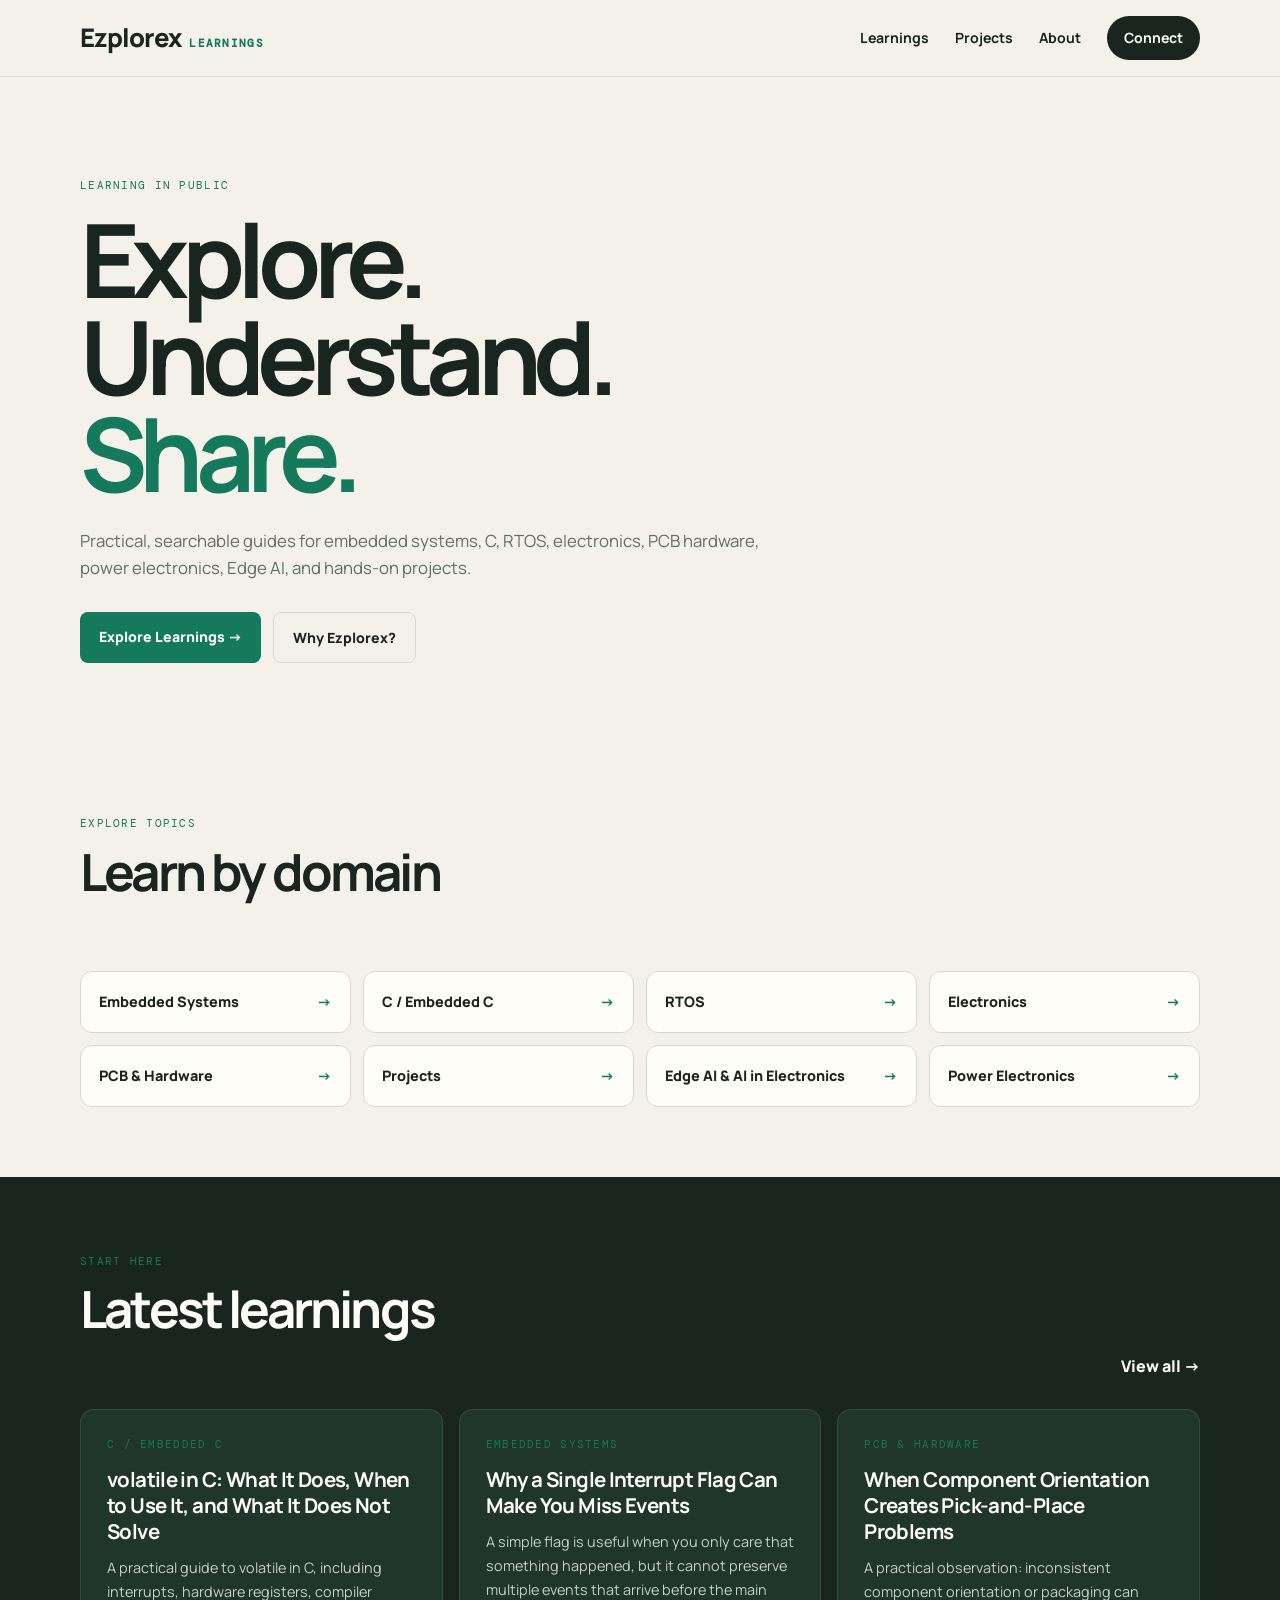
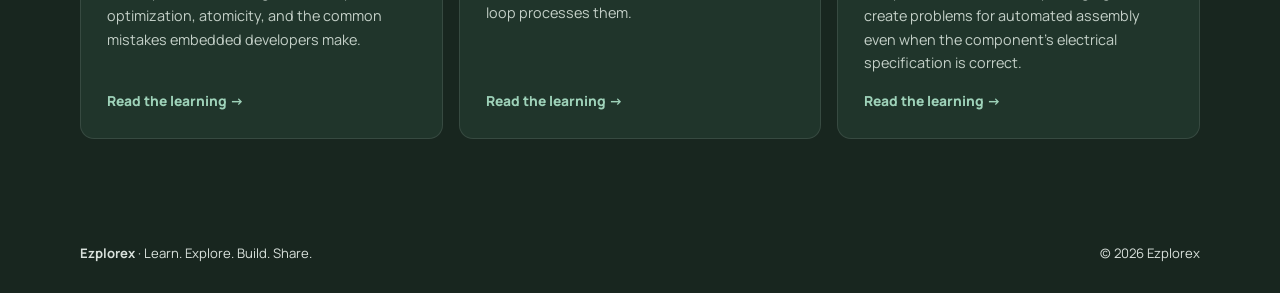
<file: index.html>
<!doctype html><html><head><meta charset="utf-8"><meta name="viewport" content="width=device-width,initial-scale=1"><title>Ezplorex | Practical Technology Learning</title><meta name="description" content="Practical guides and learning resources for embedded systems, C, RTOS, electronics, PCB hardware, power electronics, and Edge AI."><link rel="stylesheet" href="style.css"></head><body><header class="site-header"><div class="container nav"><a class="brand" href="index.html"><span>Ezplorex</span><small>LEARNINGS</small></a><button class="menu-button" aria-label="Open navigation">☰</button><nav><a href="learnings.html">Learnings</a><a href="projects.html">Projects</a><a href="about.html">About</a><a class="nav-cta" href="about.html#connect">Connect</a></nav></div></header><main><section class="hero container"><p class="eyebrow">LEARNING IN PUBLIC</p><h1>Explore.<br>Understand.<br><span style="color:var(--accent)">Share.</span></h1><p class="hero-copy">Practical, searchable guides for embedded systems, C, RTOS, electronics, PCB hardware, power electronics, Edge AI, and hands-on projects.</p><div class="hero-actions"><a class="button primary" href="learnings.html">Explore Learnings →</a><a class="button secondary" href="about.html">Why Ezplorex?</a></div></section><section class="topics"><div class="container"><div class="section-heading"><div><p class="eyebrow">EXPLORE TOPICS</p><h2>Learn by domain</h2></div></div><div id="home-categories" class="category-grid"></div></div></section><section class="featured"><div class="container"><div class="section-heading"><div><p class="eyebrow">START HERE</p><h2>Latest learnings</h2></div><a class="text-link" href="learnings.html">View all →</a></div><div id="latest-posts" class="article-grid"></div></div></section></main><footer><div class="container footer-inner"><div><strong>Ezplorex</strong> · Learn. Explore. Build. Share.</div><div>© <span id="year"></span> Ezplorex</div></div></footer><script src="posts.js"></script><script src="app.js"></script></body></html>
</file>
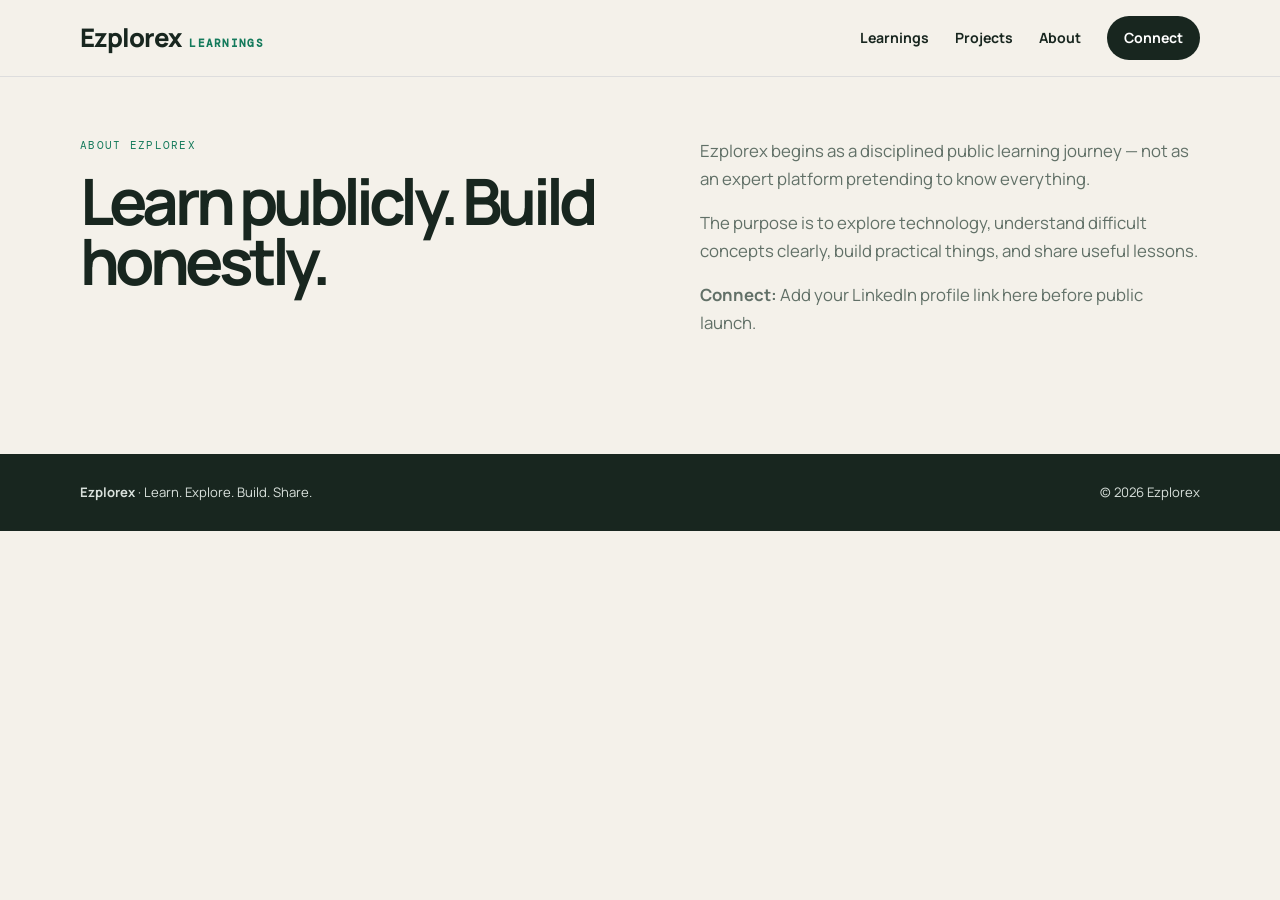
<file: about.html>
<!doctype html><html><head><meta charset="utf-8"><meta name="viewport" content="width=device-width,initial-scale=1"><title>About | Ezplorex</title><link rel="stylesheet" href="style.css"></head><body><header class="site-header"><div class="container nav"><a class="brand" href="index.html"><span>Ezplorex</span><small>LEARNINGS</small></a><button class="menu-button" aria-label="Open navigation">☰</button><nav><a href="learnings.html">Learnings</a><a href="projects.html">Projects</a><a href="about.html">About</a><a class="nav-cta" href="about.html#connect">Connect</a></nav></div></header><main><section class="about container"><div><p class="eyebrow">ABOUT EZPLOREX</p><h1 style="font-size:clamp(2.8rem,5vw,5rem)">Learn publicly. Build honestly.</h1></div><div class="about-copy"><p>Ezplorex begins as a disciplined public learning journey — not as an expert platform pretending to know everything.</p><p>The purpose is to explore technology, understand difficult concepts clearly, build practical things, and share useful lessons.</p><p id="connect"><strong>Connect:</strong> Add your LinkedIn profile link here before public launch.</p></div></section></main><footer><div class="container footer-inner"><div><strong>Ezplorex</strong> · Learn. Explore. Build. Share.</div><div>© <span id="year"></span> Ezplorex</div></div></footer><script src="posts.js"></script><script src="app.js"></script></body></html>
</file>
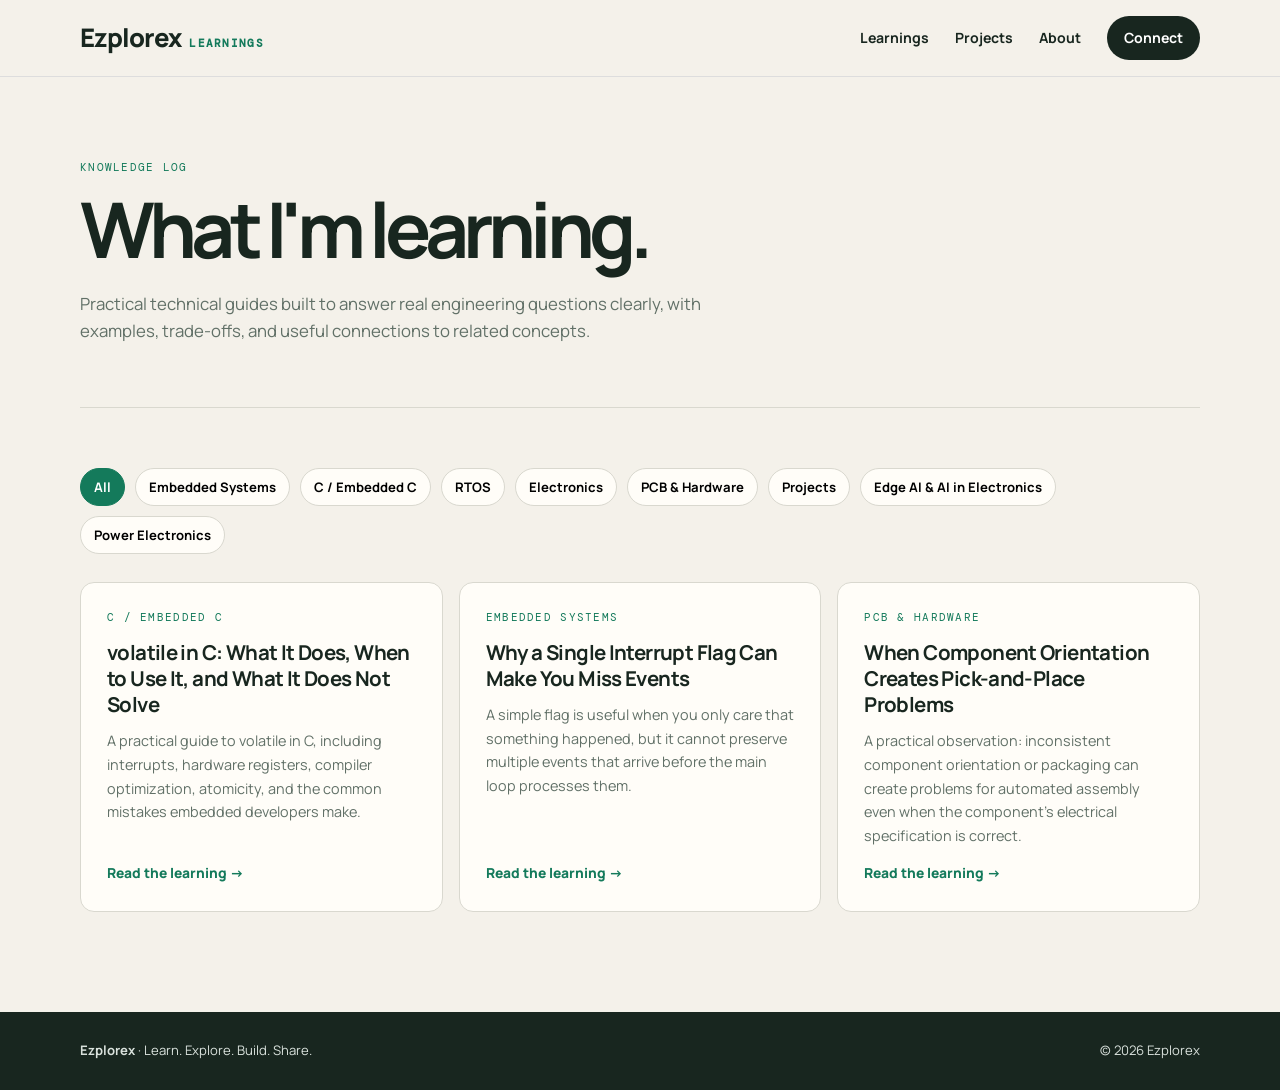
<file: learnings.html>
<!doctype html><html><head><meta charset="utf-8"><meta name="viewport" content="width=device-width,initial-scale=1"><title>Learnings | Ezplorex</title><meta name="description" content="Explore Ezplorex learning guides across embedded systems, C, RTOS, electronics, PCB hardware, power electronics, Edge AI, and projects."><link rel="stylesheet" href="style.css"></head><body><header class="site-header"><div class="container nav"><a class="brand" href="index.html"><span>Ezplorex</span><small>LEARNINGS</small></a><button class="menu-button" aria-label="Open navigation">☰</button><nav><a href="learnings.html">Learnings</a><a href="projects.html">Projects</a><a href="about.html">About</a><a class="nav-cta" href="about.html#connect">Connect</a></nav></div></header><main><section class="page-hero container"><p class="eyebrow">KNOWLEDGE LOG</p><h1>What I'm learning.</h1><p class="page-copy">Practical technical guides built to answer real engineering questions clearly, with examples, trade-offs, and useful connections to related concepts.</p></section><section class="learnings-section container"><div id="filters" class="filters"></div><div id="all-posts" class="article-grid light-grid"></div></section></main><footer><div class="container footer-inner"><div><strong>Ezplorex</strong> · Learn. Explore. Build. Share.</div><div>© <span id="year"></span> Ezplorex</div></div></footer><script src="posts.js"></script><script src="app.js"></script></body></html>
</file>
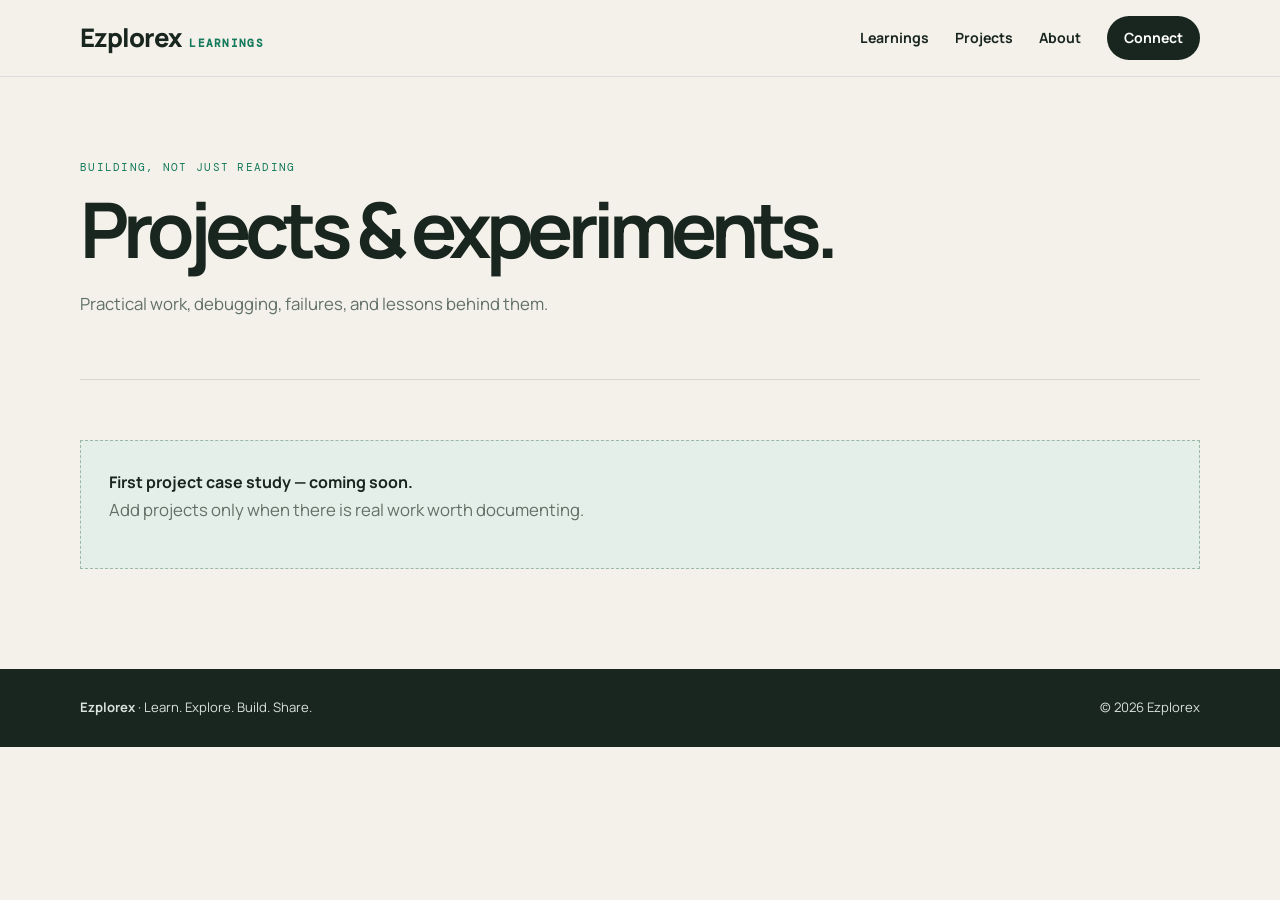
<file: projects.html>
<!doctype html><html><head><meta charset="utf-8"><meta name="viewport" content="width=device-width,initial-scale=1"><title>Projects | Ezplorex</title><link rel="stylesheet" href="style.css"></head><body><header class="site-header"><div class="container nav"><a class="brand" href="index.html"><span>Ezplorex</span><small>LEARNINGS</small></a><button class="menu-button" aria-label="Open navigation">☰</button><nav><a href="learnings.html">Learnings</a><a href="projects.html">Projects</a><a href="about.html">About</a><a class="nav-cta" href="about.html#connect">Connect</a></nav></div></header><main><section class="page-hero container"><p class="eyebrow">BUILDING, NOT JUST READING</p><h1>Projects & experiments.</h1><p class="page-copy">Practical work, debugging, failures, and lessons behind them.</p></section><section class="projects container"><div class="placeholder"><strong>First project case study — coming soon.</strong><p class="muted">Add projects only when there is real work worth documenting.</p></div></section></main><footer><div class="container footer-inner"><div><strong>Ezplorex</strong> · Learn. Explore. Build. Share.</div><div>© <span id="year"></span> Ezplorex</div></div></footer><script src="posts.js"></script><script src="app.js"></script></body></html>
</file>
<file: style.css>
@import url('https://fonts.googleapis.com/css2?family=DM+Mono:wght@400;500&family=Manrope:wght@400;500;600;700;800&display=swap');
:root{--bg:#f4f1ea;--paper:#fffdf8;--ink:#18261f;--muted:#617067;--line:#d9d8cf;--accent:#147a5b}*{box-sizing:border-box}html{scroll-behavior:smooth}body{margin:0;background:var(--bg);color:var(--ink);font-family:Manrope,Arial,sans-serif;line-height:1.65}.container{width:min(1120px,calc(100% - 40px));margin:auto}.site-header{position:sticky;top:0;z-index:20;background:rgba(244,241,234,.94);backdrop-filter:blur(14px);border-bottom:1px solid #ddd}.nav{min-height:76px;display:flex;align-items:center;justify-content:space-between}.brand{color:var(--ink);text-decoration:none;font-weight:800;letter-spacing:-.06em;display:flex;align-items:baseline;gap:8px}.brand span{font-size:1.6rem}.brand small,.eyebrow,.card-meta{font-family:'DM Mono',monospace;letter-spacing:.12em;font-size:.67rem;color:var(--accent)}nav{display:flex;gap:26px;align-items:center}nav a{color:var(--ink);text-decoration:none;font-size:.88rem;font-weight:700}.nav-cta{background:var(--ink);color:#fff;padding:10px 17px;border-radius:999px}.menu-button{display:none;border:0;background:none;font-size:1.4rem}h1,h2,h3,p{margin-top:0}h1{font-size:clamp(3.2rem,8vw,7rem);line-height:.95;letter-spacing:-.075em;margin:16px 0 24px}h2{font-size:clamp(2rem,4vw,3.4rem);line-height:1.08;letter-spacing:-.055em}.hero{padding:100px 0 82px}.hero-copy,.page-copy,.muted{color:var(--muted);max-width:700px;font-size:1.05rem}.button{display:inline-block;text-decoration:none;font-weight:800;font-size:.88rem;padding:13px 19px;border-radius:8px}.primary{background:var(--accent);color:#fff}.secondary{border:1px solid var(--line);color:var(--ink)}.hero-actions{display:flex;gap:12px;margin-top:30px}.featured{background:var(--ink);color:var(--paper);padding:76px 0}.section-heading{display:flex;justify-content:space-between;align-items:end;gap:30px;margin-bottom:30px}.text-link,.card-link{color:inherit;font-weight:800;text-decoration:none}.article-grid{display:grid;grid-template-columns:repeat(3,1fr);gap:16px}.card{padding:26px;background:#20352b;border:1px solid rgba(255,255,255,.1);border-radius:14px;min-height:300px;display:flex;flex-direction:column}.card h3{font-size:1.28rem;line-height:1.28;letter-spacing:-.03em;margin:12px 0}.card p{color:#c4d0c8;font-size:.9rem}.card-link{margin-top:auto;color:#9ed2b9;font-size:.86rem}.page-hero{padding:82px 0 45px;border-bottom:1px solid var(--line)}.page-hero h1{font-size:clamp(3rem,6vw,5.5rem)}.learnings-section,.projects,.about{padding:60px 0 100px}.filters{display:flex;flex-wrap:wrap;gap:10px;margin-bottom:28px}.filter{border:1px solid var(--line);background:var(--paper);padding:9px 13px;border-radius:999px;cursor:pointer;font:700 .82rem Manrope}.filter.active{background:var(--accent);border-color:var(--accent);color:#fff}.light-grid .card{background:var(--paper);border-color:var(--line);color:var(--ink)}.light-grid .card p{color:var(--muted)}.light-grid .card-link{color:var(--accent)}.article{width:min(820px,calc(100% - 40px));margin:auto;padding:76px 0 110px}.article-header{padding-bottom:35px;border-bottom:1px solid var(--line);margin-bottom:40px}.article-title{font-size:clamp(2.5rem,5vw,4.7rem);line-height:1.05;letter-spacing:-.06em}.article-summary{font-size:1.18rem;color:var(--muted)}.article-meta{font-family:'DM Mono',monospace;font-size:.75rem;color:var(--muted)}.article-body{font-size:1.05rem}.article-body h2{font-size:1.8rem;margin:38px 0 14px}.article-body pre{background:#18261f;color:#e7f1ec;padding:20px;border-radius:10px;overflow:auto}.article-body code{font-family:'DM Mono',monospace}.placeholder{padding:28px;border:1px dashed #9bb7a8;background:#e5efe9}.about{display:grid;grid-template-columns:1.1fr 1fr;gap:70px}.about-copy{color:var(--muted);font-size:1.05rem}footer{background:var(--ink);color:#d9e1dc;padding:28px 0;font-size:.82rem}.footer-inner{display:flex;justify-content:space-between;gap:20px}@media(max-width:800px){nav{display:none;position:absolute;left:20px;right:20px;top:68px;background:var(--paper);padding:18px;flex-direction:column;align-items:stretch;border:1px solid var(--line)}nav.open{display:flex}.menu-button{display:block}.article-grid{grid-template-columns:1fr}.section-heading{align-items:start;flex-direction:column}.about{grid-template-columns:1fr;gap:25px}}.topics{padding:70px 0}.category-grid{display:grid;grid-template-columns:repeat(4,1fr);gap:12px}.category-card{display:flex;justify-content:space-between;gap:14px;align-items:center;padding:18px;background:var(--paper);border:1px solid var(--line);border-radius:12px;color:var(--ink);text-decoration:none;font-weight:800;font-size:.9rem;transition:transform .15s ease,border-color .15s ease}.category-card:hover{transform:translateY(-2px);border-color:var(--accent)}.category-card span:last-child{color:var(--accent)}.quick-answer{padding:20px 22px;margin:0 0 30px;border-left:4px solid var(--accent);background:#e8f1eb;border-radius:8px}.article-body table{width:100%;border-collapse:collapse;margin:24px 0}.article-body th,.article-body td{border:1px solid var(--line);padding:12px;text-align:left;vertical-align:top}.article-body th{background:#eef0e9}.empty-state{grid-column:1/-1;padding:30px;background:var(--paper);border:1px dashed #9bb7a8;border-radius:12px}.article-footer-link{margin-top:42px}@media(max-width:1000px){.category-grid{grid-template-columns:repeat(2,1fr)}}@media(max-width:800px){.category-grid{grid-template-columns:1fr}}
</file>
